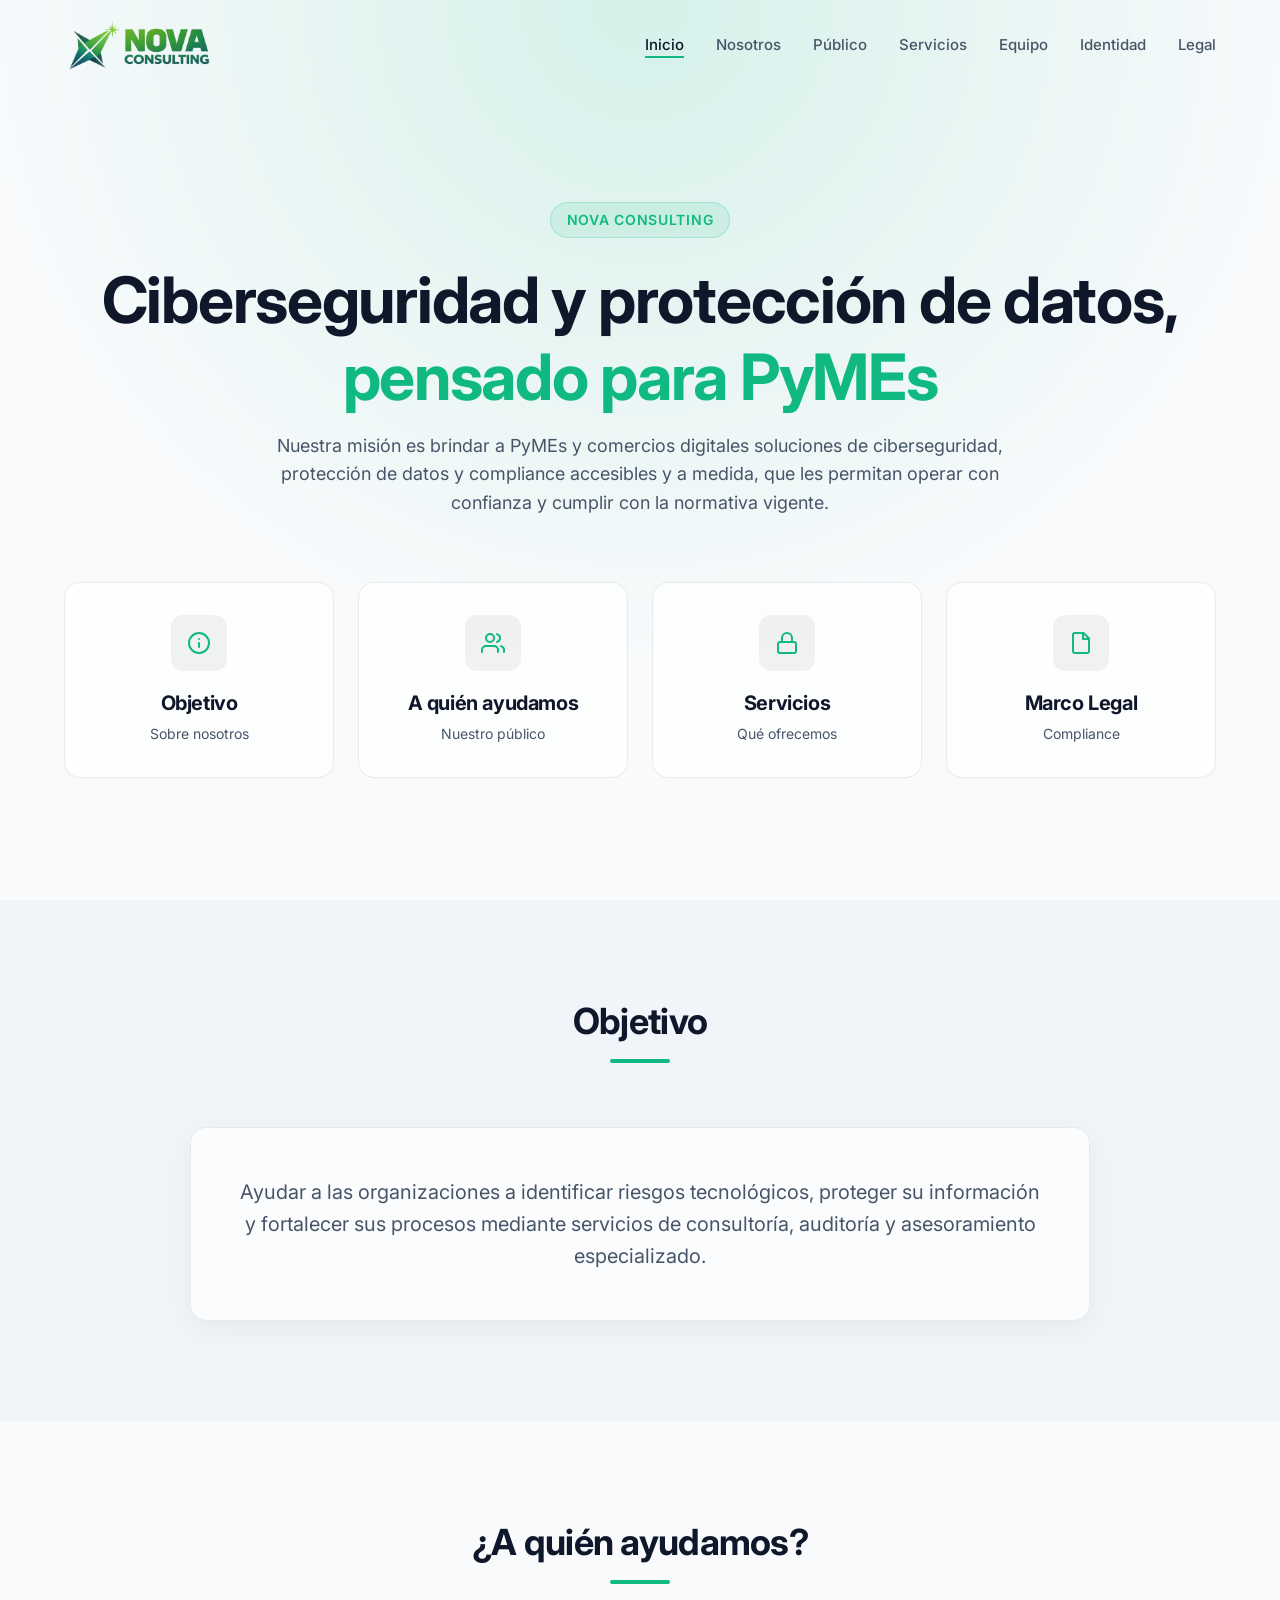
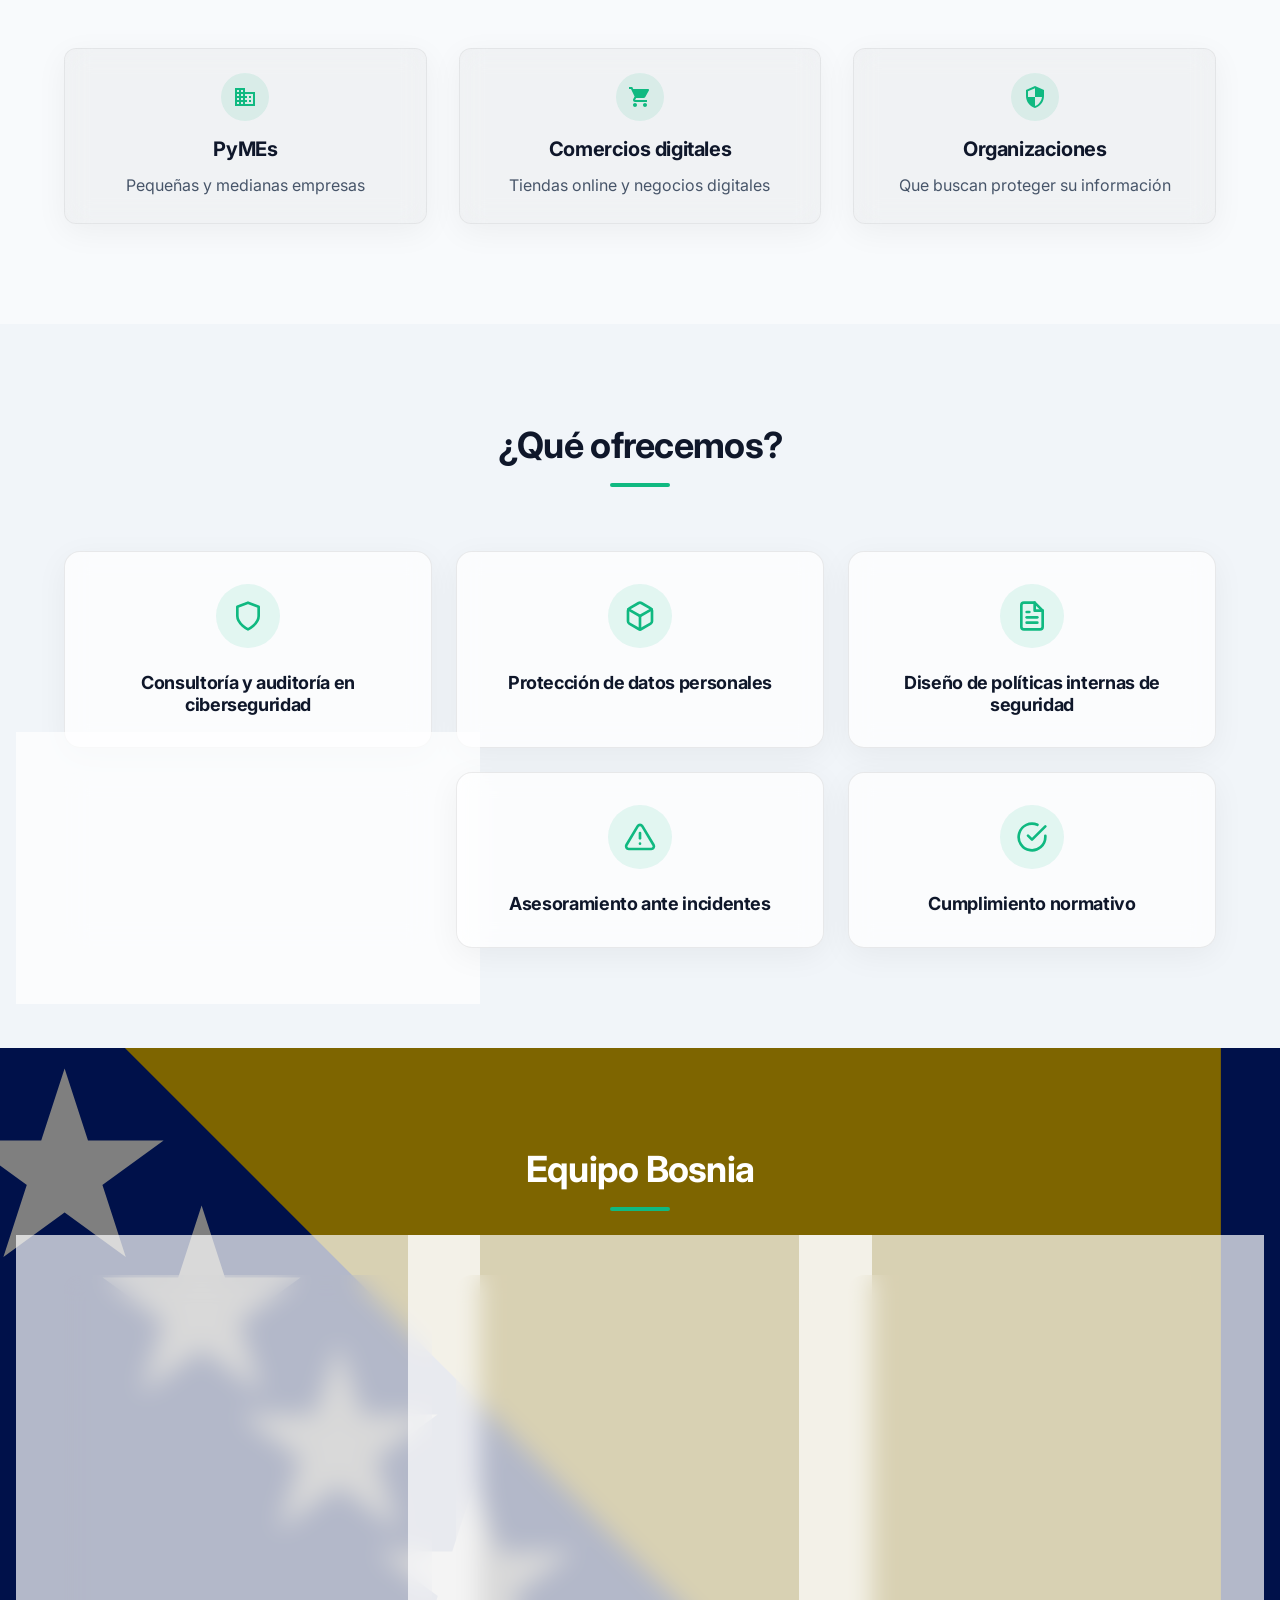
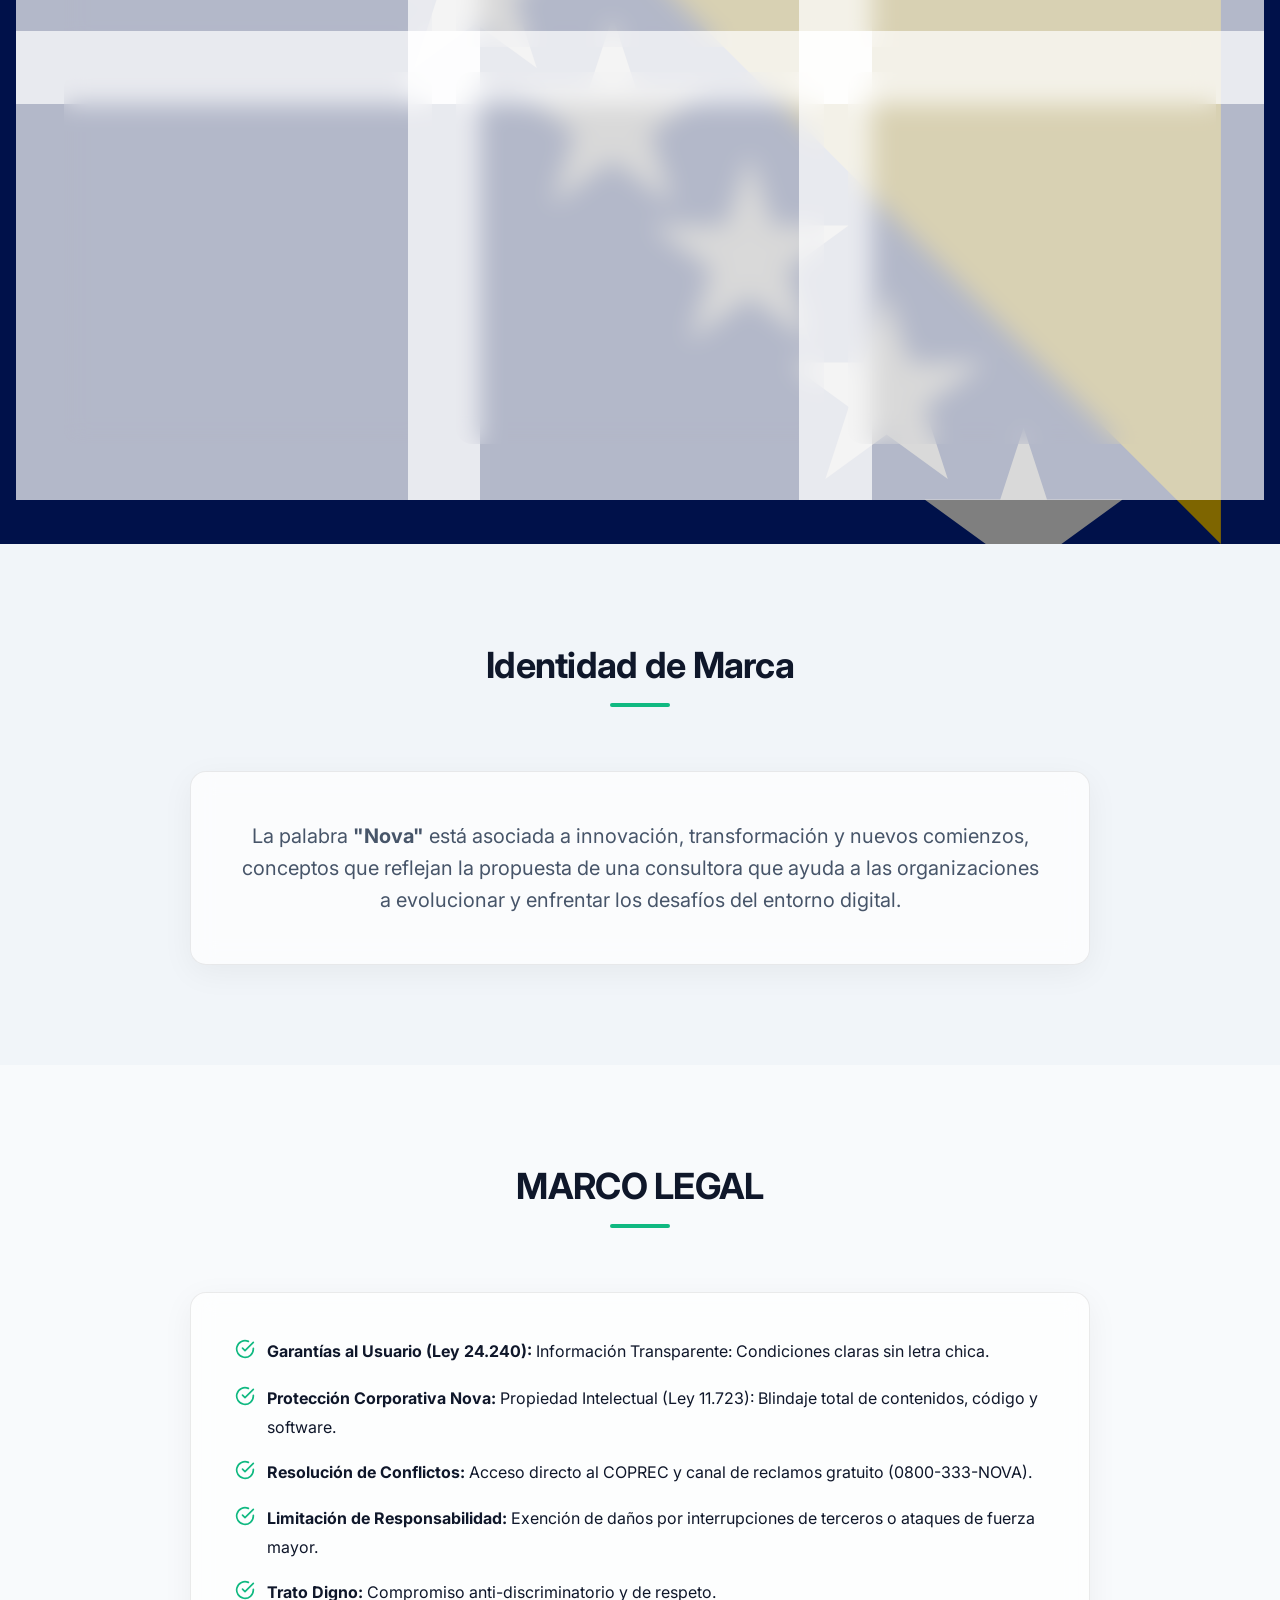
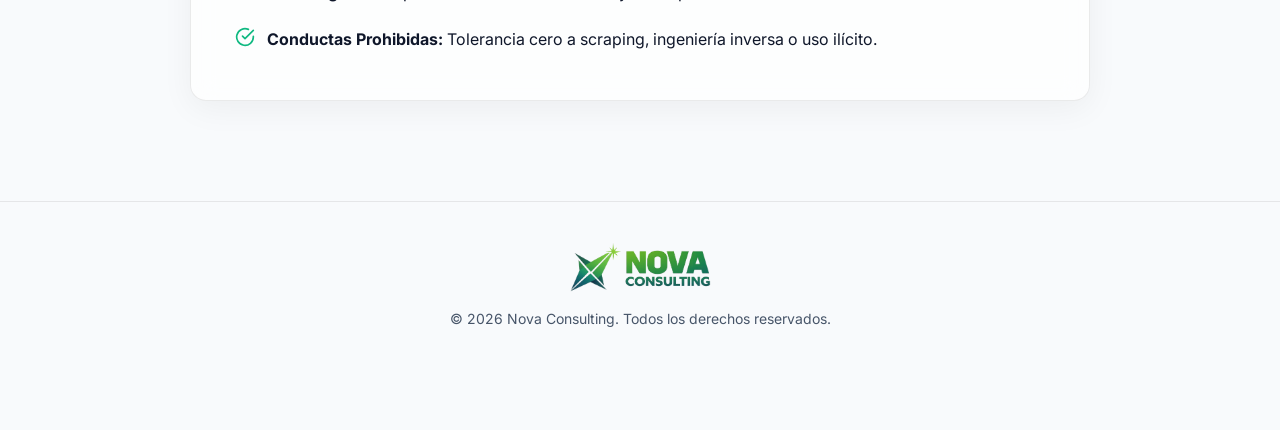
<file: index.html>
<!DOCTYPE html>
<html lang="es">

<head>
    <meta charset="UTF-8">
    <meta name="viewport" content="width=device-width, initial-scale=1.0">
    <title>Nova Consulting</title>
    <meta name="description"
        content="Consultoría en ciberseguridad y protección de datos, pensado para PyMEs y comercios digitales.">
    <link rel="preconnect" href="https://fonts.googleapis.com">
    <link rel="preconnect" href="https://fonts.gstatic.com" crossorigin>
    <link href="https://fonts.googleapis.com/css2?family=Inter:wght@300;400;500;600;700;800&display=swap"
        rel="stylesheet">
    <link rel="icon" type="image/x-icon" href="nova.ico">
    <link rel="stylesheet" href="styles.css">
</head>

<body>
    <!-- Sticky Navbar -->
    <nav class="navbar" id="navbar">
        <div class="nav-container">
            <div class="brand">
                <img src="nova.png" alt="Nova Consulting" class="logo-icon">
            </div>
            <ul class="nav-links">
                <li><a href="#home">Inicio</a></li>
                <li><a href="#nosotros">Nosotros</a></li>
                <li><a href="#publico">Público</a></li>
                <li><a href="#servicios">Servicios</a></li>
                <li><a href="#equipo">Equipo</a></li>
                <li><a href="#identidad">Identidad</a></li>
                <li><a href="#legal">Legal</a></li>
            </ul>
            <div class="mobile-menu-btn" id="mobileMenuBtn">
                <span></span>
                <span></span>
                <span></span>
            </div>
        </div>
    </nav>

    <main>
        <!-- 1. Inicio (Home) -->
        <section id="home" class="hero-section">
            <div class="hero-background"></div>
            <div class="container hero-content">
                <div class="badge">Nova Consulting</div>
                <h1 class="hero-title" style="font-size: clamp(32px, 5vw, 64px);">Ciberseguridad y protección de
                    datos,<br><span class="highlight">pensado para PyMEs</span></h1>
                <p class="hero-description" style="max-width: 800px;">
                    Nuestra misión es brindar a PyMEs y comercios digitales soluciones de ciberseguridad, protección de
                    datos y compliance accesibles y a medida, que les permitan operar con confianza y cumplir con la
                    normativa vigente.
                </p>

                <div class="nav-grid">
                    <a href="#nosotros" class="nav-card">
                        <div class="card-icon">
                            <svg width="24" height="24" viewBox="0 0 24 24" fill="none" stroke="currentColor"
                                stroke-width="2" stroke-linecap="round" stroke-linejoin="round">
                                <circle cx="12" cy="12" r="10" />
                                <path d="M12 16v-4" />
                                <path d="M12 8h.01" />
                            </svg>
                        </div>
                        <h3>Objetivo</h3>
                        <p>Sobre nosotros</p>
                    </a>
                    <a href="#publico" class="nav-card">
                        <div class="card-icon">
                            <svg width="24" height="24" viewBox="0 0 24 24" fill="none" stroke="currentColor"
                                stroke-width="2" stroke-linecap="round" stroke-linejoin="round">
                                <path d="M17 21v-2a4 4 0 0 0-4-4H5a4 4 0 0 0-4 4v2" />
                                <circle cx="9" cy="7" r="4" />
                                <path d="M23 21v-2a4 4 0 0 0-3-3.87" />
                                <path d="M16 3.13a4 4 0 0 1 0 7.75" />
                            </svg>
                        </div>
                        <h3>A quién ayudamos</h3>
                        <p>Nuestro público</p>
                    </a>
                    <a href="#servicios" class="nav-card">
                        <div class="card-icon">
                            <svg width="24" height="24" viewBox="0 0 24 24" fill="none" stroke="currentColor"
                                stroke-width="2" stroke-linecap="round" stroke-linejoin="round">
                                <rect x="3" y="11" width="18" height="11" rx="2" ry="2"></rect>
                                <path d="M7 11V7a5 5 0 0110 0v4"></path>
                            </svg>
                        </div>
                        <h3>Servicios</h3>
                        <p>Qué ofrecemos</p>
                    </a>
                    <a href="#legal" class="nav-card">
                        <div class="card-icon">
                            <svg width="24" height="24" viewBox="0 0 24 24" fill="none" stroke="currentColor"
                                stroke-width="2" stroke-linecap="round" stroke-linejoin="round">
                                <path d="M14.5 2H6a2 2 0 0 0-2 2v16a2 2 0 0 0 2 2h12a2 2 0 0 0 2-2V7.5L14.5 2z" />
                                <polyline points="14 2 14 8 20 8" />
                            </svg>
                        </div>
                        <h3>Marco Legal</h3>
                        <p>Compliance</p>
                    </a>
                </div>
            </div>
        </section>

        <!-- 2. Sobre Nosotros -->
        <section id="nosotros" class="section bg-alt">
            <div class="container">
                <div class="section-header">
                    <h2 class="section-title">Objetivo</h2>
                    <div class="section-line"></div>
                </div>

                <div class="client-content">
                    <div class="client-info glass-panel" style="text-align: center; margin: 0 auto;">
                        <p class="lead-text" style="max-width: 800px; margin: 0 auto;">
                            Ayudar a las organizaciones a identificar riesgos tecnológicos, proteger su información y
                            fortalecer sus procesos mediante servicios de consultoría, auditoría y asesoramiento
                            especializado.
                        </p>
                    </div>
                </div>
            </div>
        </section>

        <!-- 3. Público Objetivo -->
        <section id="publico" class="section">
            <div class="container">
                <div class="section-header">
                    <h2 class="section-title">¿A quién ayudamos?</h2>
                    <div class="section-line"></div>
                </div>

                <div class="mission-vision-grid" style="justify-content: center;">
                    <div class="mv-card glass-panel" style="text-align: center;">
                        <div class="mv-icon" style="margin: 0 auto 16px;">
                            <svg width="24" height="24" viewBox="0 0 24 24" fill="currentColor">
                                <path
                                    d="M12 7V3H2v18h20V7H12zM6 19H4v-2h2v2zm0-4H4v-2h2v2zm0-4H4V9h2v2zm0-4H4V5h2v2zm4 12H8v-2h2v2zm0-4H8v-2h2v2zm0-4H8V9h2v2zm0-4H8V5h2v2zm10 12h-8v-2h2v-2h-2v-2h2v-2h-2V9h8v10zm-2-8h-2v2h2v-2zm0 4h-2v2h2v-2z" />
                            </svg>
                        </div>
                        <h4>PyMEs</h4>
                        <p>Pequeñas y medianas empresas</p>
                    </div>
                    <div class="mv-card glass-panel" style="text-align: center;">
                        <div class="mv-icon" style="margin: 0 auto 16px;">
                            <svg width="24" height="24" viewBox="0 0 24 24" fill="currentColor">
                                <path
                                    d="M7 18c-1.1 0-1.99.9-1.99 2S5.9 22 7 22s2-.9 2-2-.9-2-2-2zM1 2v2h2l3.6 7.59-1.35 2.45c-.16.28-.25.61-.25.96 0 1.1.9 2 2 2h12v-2H7.42c-.14 0-.25-.11-.25-.25l.03-.12.9-1.63h7.45c.75 0 1.41-.41 1.75-1.03l3.58-6.49c.08-.14.12-.31.12-.48 0-.55-.45-1-1-1H5.21l-.94-2H1zm16 16c-1.1 0-1.99.9-1.99 2s.89 2 1.99 2 2-.9 2-2-.9-2-2-2z" />
                            </svg>
                        </div>
                        <h4>Comercios digitales</h4>
                        <p>Tiendas online y negocios digitales</p>
                    </div>
                    <div class="mv-card glass-panel" style="text-align: center;">
                        <div class="mv-icon" style="margin: 0 auto 16px;">
                            <svg width="24" height="24" viewBox="0 0 24 24" fill="currentColor">
                                <path
                                    d="M12 1L3 5v6c0 5.55 3.84 10.74 9 12 5.16-1.26 9-6.45 9-12V5l-9-4zm0 10.99h7c-.53 4.12-3.28 7.79-7 8.94V12H5V6.3l7-3.11v8.8z" />
                            </svg>
                        </div>
                        <h4>Organizaciones</h4>
                        <p>Que buscan proteger su información</p>
                    </div>
                </div>
            </div>
        </section>

        <!-- 4. Servicios -->
        <section id="servicios" class="section bg-alt">
            <div class="container">
                <div class="section-header">
                    <h2 class="section-title">¿Qué ofrecemos?</h2>
                    <div class="section-line"></div>
                </div>

                <div style="display: flex; flex-wrap: wrap; justify-content: center; gap: 24px;">
                    <div class="team-card glass-panel"
                        style="flex: 0 1 calc(33.333% - 16px); min-width: 250px; padding: 32px 24px; box-sizing: border-box;">
                        <div class="mv-icon" style="margin-bottom: 24px; width: 64px; height: 64px;">
                            <svg width="32" height="32" viewBox="0 0 24 24" fill="none" stroke="currentColor"
                                stroke-width="2" stroke-linecap="round" stroke-linejoin="round">
                                <path d="M12 22s8-4 8-10V5l-8-3-8 3v7c0 6 8 10 8 10z" />
                            </svg>
                        </div>
                        <h4 style="font-size: 18px;">Consultoría y auditoría en ciberseguridad</h4>
                    </div>
                    <div class="team-card glass-panel"
                        style="flex: 0 1 calc(33.333% - 16px); min-width: 250px; padding: 32px 24px; box-sizing: border-box;">
                        <div class="mv-icon" style="margin-bottom: 24px; width: 64px; height: 64px;">
                            <svg width="32" height="32" viewBox="0 0 24 24" fill="none" stroke="currentColor"
                                stroke-width="2" stroke-linecap="round" stroke-linejoin="round">
                                <path
                                    d="M21 16V8a2 2 0 0 0-1-1.73l-7-4a2 2 0 0 0-2 0l-7 4A2 2 0 0 0 3 8v8a2 2 0 0 0 1 1.73l7 4a2 2 0 0 0 2 0l7-4A2 2 0 0 0 21 16z">
                                </path>
                                <polyline points="3.27 6.96 12 12.01 20.73 6.96"></polyline>
                                <line x1="12" y1="22.08" x2="12" y2="12"></line>
                            </svg>
                        </div>
                        <h4 style="font-size: 18px;">Protección de datos personales</h4>
                    </div>
                    <div class="team-card glass-panel"
                        style="flex: 0 1 calc(33.333% - 16px); min-width: 250px; padding: 32px 24px; box-sizing: border-box;">
                        <div class="mv-icon" style="margin-bottom: 24px; width: 64px; height: 64px;">
                            <svg width="32" height="32" viewBox="0 0 24 24" fill="none" stroke="currentColor"
                                stroke-width="2" stroke-linecap="round" stroke-linejoin="round">
                                <path d="M14 2H6a2 2 0 0 0-2 2v16a2 2 0 0 0 2 2h12a2 2 0 0 0 2-2V8z"></path>
                                <polyline points="14 2 14 8 20 8"></polyline>
                                <line x1="16" y1="13" x2="8" y2="13"></line>
                                <line x1="16" y1="17" x2="8" y2="17"></line>
                                <polyline points="10 9 9 9 8 9"></polyline>
                            </svg>
                        </div>
                        <h4 style="font-size: 18px;">Diseño de políticas internas de seguridad</h4>
                    </div>
                    <div class="team-card glass-panel"
                        style="flex: 0 1 calc(33.333% - 16px); min-width: 250px; padding: 32px 24px; box-sizing: border-box;">
                        <div class="mv-icon" style="margin-bottom: 24px; width: 64px; height: 64px;">
                            <svg width="32" height="32" viewBox="0 0 24 24" fill="none" stroke="currentColor"
                                stroke-width="2" stroke-linecap="round" stroke-linejoin="round">
                                <path d="M17 21v-2a4 4 0 0 0-4-4H5a4 4 0 0 0-4 4v2"></path>
                                <circle cx="9" cy="7" r="4"></circle>
                                <path d="M23 21v-2a4 4 0 0 0-3-3.87"></path>
                                <path d="M16 3.13a4 4 0 0 1 0 7.75"></path>
                            </svg>
                        </div>
                        <h4 style="font-size: 18px;">Capacitación</h4>
                    </div>
                    <div class="team-card glass-panel"
                        style="flex: 0 1 calc(33.333% - 16px); min-width: 250px; padding: 32px 24px; box-sizing: border-box;">
                        <div class="mv-icon" style="margin-bottom: 24px; width: 64px; height: 64px;">
                            <svg width="32" height="32" viewBox="0 0 24 24" fill="none" stroke="currentColor"
                                stroke-width="2" stroke-linecap="round" stroke-linejoin="round">
                                <path
                                    d="M10.29 3.86L1.82 18a2 2 0 0 0 1.71 3h16.94a2 2 0 0 0 1.71-3L13.71 3.86a2 2 0 0 0-3.42 0z">
                                </path>
                                <line x1="12" y1="9" x2="12" y2="13"></line>
                                <line x1="12" y1="17" x2="12.01" y2="17"></line>
                            </svg>
                        </div>
                        <h4 style="font-size: 18px;">Asesoramiento ante incidentes</h4>
                    </div>
                    <div class="team-card glass-panel"
                        style="flex: 0 1 calc(33.333% - 16px); min-width: 250px; padding: 32px 24px; box-sizing: border-box;">
                        <div class="mv-icon" style="margin-bottom: 24px; width: 64px; height: 64px;">
                            <svg width="32" height="32" viewBox="0 0 24 24" fill="none" stroke="currentColor"
                                stroke-width="2" stroke-linecap="round" stroke-linejoin="round">
                                <path d="M22 11.08V12a10 10 0 1 1-5.93-9.14"></path>
                                <polyline points="22 4 12 14.01 9 11.01"></polyline>
                            </svg>
                        </div>
                        <h4 style="font-size: 18px;">Cumplimiento normativo</h4>
                    </div>
                </div>
            </div>
        </section>

        <!-- 5. Equipo -->
        <section id="equipo" class="section">
            <div class="container">
                <div class="section-header">
                    <h2 class="section-title">Equipo Bosnia</h2>
                    <div class="section-line"></div>
                </div>

                <div style="display: flex; flex-wrap: wrap; justify-content: center; gap: 24px;">
                    <div class="team-card glass-panel"
                        style="flex: 0 1 calc(33.333% - 16px); min-width: 250px; box-sizing: border-box; display: flex; flex-direction: column; align-items: center;">
                        <div class="team-avatar">
                            <img src="camila.jpeg" alt="Camila Mendoza"
                                onerror="this.src='data:image/svg+xml;utf8,<svg xmlns=\'http://www.w3.org/2000/svg\' width=\'120\' height=\'120\' viewBox=\'0 0 24 24\' fill=\'none\' stroke=\'%2310B981\' stroke-width=\'1\' stroke-linecap=\'round\' stroke-linejoin=\'round\'><circle cx=\'12\' cy=\'8\' r=\'5\'/><path d=\'M20 21a8 8 0 1 0-16 0\'/></svg>'">
                        </div>
                        <h3>Camila Mendoza</h3>
                        <p class="role">CEO</p>
                        <a href="https://ar.linkedin.com/in/camila-mendoza-36ab00177" target="_blank" rel="noopener noreferrer" class="linkedin-btn">
                            <svg xmlns="http://www.w3.org/2000/svg" width="16" height="16" viewBox="0 0 24 24" fill="currentColor"><path d="M19 0h-14c-2.761 0-5 2.239-5 5v14c0 2.761 2.239 5 5 5h14c2.762 0 5-2.239 5-5v-14c0-2.761-2.238-5-5-5zm-11 19h-3v-11h3v11zm-1.5-12.268c-.966 0-1.75-.79-1.75-1.764s.784-1.764 1.75-1.764 1.75.79 1.75 1.764-.783 1.764-1.75 1.764zm13.5 12.268h-3v-5.604c0-3.368-4-3.113-4 0v5.604h-3v-11h3v1.765c1.396-2.586 7-2.777 7 2.476v6.759z"/></svg>
                            Perfil de LinkedIn
                        </a>
                    </div>
                    <div class="team-card glass-panel"
                        style="flex: 0 1 calc(33.333% - 16px); min-width: 250px; box-sizing: border-box; display: flex; flex-direction: column; align-items: center;">
                        <div class="team-avatar">
                            <img src="gonzalo.jpeg" alt="Gonzalo Perez"
                                onerror="this.src='data:image/svg+xml;utf8,<svg xmlns=\'http://www.w3.org/2000/svg\' width=\'120\' height=\'120\' viewBox=\'0 0 24 24\' fill=\'none\' stroke=\'%2310B981\' stroke-width=\'1\' stroke-linecap=\'round\' stroke-linejoin=\'round\'><circle cx=\'12\' cy=\'8\' r=\'5\'/><path d=\'M20 21a8 8 0 1 0-16 0\'/></svg>'">
                        </div>
                        <h3>Gonzalo Perez</h3>
                        <p class="role">Naming Manager</p>
                        <a href="https://www.linkedin.com/in/gonzalo-h-perez/" target="_blank" rel="noopener noreferrer" class="linkedin-btn">
                            <svg xmlns="http://www.w3.org/2000/svg" width="16" height="16" viewBox="0 0 24 24" fill="currentColor"><path d="M19 0h-14c-2.761 0-5 2.239-5 5v14c0 2.761 2.239 5 5 5h14c2.762 0 5-2.239 5-5v-14c0-2.761-2.238-5-5-5zm-11 19h-3v-11h3v11zm-1.5-12.268c-.966 0-1.75-.79-1.75-1.764s.784-1.764 1.75-1.764 1.75.79 1.75 1.764-.783 1.764-1.75 1.764zm13.5 12.268h-3v-5.604c0-3.368-4-3.113-4 0v5.604h-3v-11h3v1.765c1.396-2.586 7-2.777 7 2.476v6.759z"/></svg>
                            Perfil de LinkedIn
                        </a>
                    </div>
                    <div class="team-card glass-panel"
                        style="flex: 0 1 calc(33.333% - 16px); min-width: 250px; box-sizing: border-box; display: flex; flex-direction: column; align-items: center;">
                        <div class="team-avatar">
                            <img src="facundo.png" alt="Facundo Sacca"
                                onerror="this.src='data:image/svg+xml;utf8,<svg xmlns=\'http://www.w3.org/2000/svg\' width=\'120\' height=\'120\' viewBox=\'0 0 24 24\' fill=\'none\' stroke=\'%2310B981\' stroke-width=\'1\' stroke-linecap=\'round\' stroke-linejoin=\'round\'><circle cx=\'12\' cy=\'8\' r=\'5\'/><path d=\'M20 21a8 8 0 1 0-16 0\'/></svg>'">
                        </div>
                        <h3>Facundo Sacca</h3>
                        <p class="role">CTO y Web Designer</p>
                        <a href="https://www.linkedin.com/in/facundo-sacca/" target="_blank" rel="noopener noreferrer" class="linkedin-btn">
                            <svg xmlns="http://www.w3.org/2000/svg" width="16" height="16" viewBox="0 0 24 24" fill="currentColor"><path d="M19 0h-14c-2.761 0-5 2.239-5 5v14c0 2.761 2.239 5 5 5h14c2.762 0 5-2.239 5-5v-14c0-2.761-2.238-5-5-5zm-11 19h-3v-11h3v11zm-1.5-12.268c-.966 0-1.75-.79-1.75-1.764s.784-1.764 1.75-1.764 1.75.79 1.75 1.764-.783 1.764-1.75 1.764zm13.5 12.268h-3v-5.604c0-3.368-4-3.113-4 0v5.604h-3v-11h3v1.765c1.396-2.586 7-2.777 7 2.476v6.759z"/></svg>
                            Perfil de LinkedIn
                        </a>
                    </div>
                    <div class="team-card glass-panel"
                        style="flex: 0 1 calc(33.333% - 16px); min-width: 250px; box-sizing: border-box; display: flex; flex-direction: column; align-items: center;">
                        <div class="team-avatar">
                            <img src="esteban.jpeg" alt="Esteban De Nardo"
                                onerror="this.src='data:image/svg+xml;utf8,<svg xmlns=\'http://www.w3.org/2000/svg\' width=\'120\' height=\'120\' viewBox=\'0 0 24 24\' fill=\'none\' stroke=\'%2310B981\' stroke-width=\'1\' stroke-linecap=\'round\' stroke-linejoin=\'round\'><circle cx=\'12\' cy=\'8\' r=\'5\'/><path d=\'M20 21a8 8 0 1 0-16 0\'/></svg>'">
                        </div>
                        <h3>Esteban De Nardo</h3>
                        <p class="role">Analista Canvas</p>
                        <a href="https://www.linkedin.com/in/esteban-de-nardo" target="_blank" rel="noopener noreferrer" class="linkedin-btn">
                            <svg xmlns="http://www.w3.org/2000/svg" width="16" height="16" viewBox="0 0 24 24" fill="currentColor"><path d="M19 0h-14c-2.761 0-5 2.239-5 5v14c0 2.761 2.239 5 5 5h14c2.762 0 5-2.239 5-5v-14c0-2.761-2.238-5-5-5zm-11 19h-3v-11h3v11zm-1.5-12.268c-.966 0-1.75-.79-1.75-1.764s.784-1.764 1.75-1.764 1.75.79 1.75 1.764-.783 1.764-1.75 1.764zm13.5 12.268h-3v-5.604c0-3.368-4-3.113-4 0v5.604h-3v-11h3v1.765c1.396-2.586 7-2.777 7 2.476v6.759z"/></svg>
                            Perfil de LinkedIn
                        </a>
                    </div>
                    <div class="team-card glass-panel"
                        style="flex: 0 1 calc(33.333% - 16px); min-width: 250px; box-sizing: border-box; display: flex; flex-direction: column; align-items: center;">
                        <div class="team-avatar">
                            <img src="matei.jpeg" alt="Matei Kavcic"
                                onerror="this.src='data:image/svg+xml;utf8,<svg xmlns=\'http://www.w3.org/2000/svg\' width=\'120\' height=\'120\' viewBox=\'0 0 24 24\' fill=\'none\' stroke=\'%2310B981\' stroke-width=\'1\' stroke-linecap=\'round\' stroke-linejoin=\'round\'><circle cx=\'12\' cy=\'8\' r=\'5\'/><path d=\'M20 21a8 8 0 1 0-16 0\'/></svg>'">
                        </div>
                        <h3>Matei Kavcic</h3>
                        <p class="role">Abogado</p>
                        <a href="https://www.linkedin.com/in/matei-alexander-kavcic-5135073a7" target="_blank" rel="noopener noreferrer" class="linkedin-btn">
                            <svg xmlns="http://www.w3.org/2000/svg" width="16" height="16" viewBox="0 0 24 24" fill="currentColor"><path d="M19 0h-14c-2.761 0-5 2.239-5 5v14c0 2.761 2.239 5 5 5h14c2.762 0 5-2.239 5-5v-14c0-2.761-2.238-5-5-5zm-11 19h-3v-11h3v11zm-1.5-12.268c-.966 0-1.75-.79-1.75-1.764s.784-1.764 1.75-1.764 1.75.79 1.75 1.764-.783 1.764-1.75 1.764zm13.5 12.268h-3v-5.604c0-3.368-4-3.113-4 0v5.604h-3v-11h3v1.765c1.396-2.586 7-2.777 7 2.476v6.759z"/></svg>
                            Perfil de LinkedIn
                        </a>
                    </div>
                    <div class="team-card glass-panel"
                        style="flex: 0 1 calc(33.333% - 16px); min-width: 250px; box-sizing: border-box; display: flex; flex-direction: column; align-items: center;">
                        <div class="team-avatar">
                            <img src="pablo.jpeg" alt="Pablo Li"
                                onerror="this.src='data:image/svg+xml;utf8,<svg xmlns=\'http://www.w3.org/2000/svg\' width=\'120\' height=\'120\' viewBox=\'0 0 24 24\' fill=\'none\' stroke=\'%2310B981\' stroke-width=\'1\' stroke-linecap=\'round\' stroke-linejoin=\'round\'><circle cx=\'12\' cy=\'8\' r=\'5\'/><path d=\'M20 21a8 8 0 1 0-16 0\'/></svg>'">
                        </div>
                        <h3>Pablo Li</h3>
                        <p class="role">Copywriter / AI Prompts</p>
                        <a href="https://www.linkedin.com/in/pablo-li/" target="_blank" rel="noopener noreferrer" class="linkedin-btn">
                            <svg xmlns="http://www.w3.org/2000/svg" width="16" height="16" viewBox="0 0 24 24" fill="currentColor"><path d="M19 0h-14c-2.761 0-5 2.239-5 5v14c0 2.761 2.239 5 5 5h14c2.762 0 5-2.239 5-5v-14c0-2.761-2.238-5-5-5zm-11 19h-3v-11h3v11zm-1.5-12.268c-.966 0-1.75-.79-1.75-1.764s.784-1.764 1.75-1.764 1.75.79 1.75 1.764-.783 1.764-1.75 1.764zm13.5 12.268h-3v-5.604c0-3.368-4-3.113-4 0v5.604h-3v-11h3v1.765c1.396-2.586 7-2.777 7 2.476v6.759z"/></svg>
                            Perfil de LinkedIn
                        </a>
                    </div>
                </div>
            </div>
        </section>

        <!-- 6. Identidad -->
        <section id="identidad" class="section bg-alt">
            <div class="container">
                <div class="section-header">
                    <h2 class="section-title">Identidad de Marca</h2>
                    <div class="section-line"></div>
                </div>

                <div class="client-content">
                    <div class="client-info glass-panel" style="text-align: center; margin: 0 auto;">
                        <p class="lead-text" style="max-width: 800px; margin: 0 auto;">
                            La palabra <strong>"Nova"</strong> está asociada a innovación, transformación y nuevos
                            comienzos, conceptos que reflejan la propuesta de una consultora que ayuda a las
                            organizaciones a evolucionar y enfrentar los desafíos del entorno digital.
                        </p>
                    </div>
                </div>
            </div>
        </section>

        <!-- 7. Legal y Compliance -->
        <section id="legal" class="section">
            <div class="container">
                <div class="section-header">
                    <h2 class="section-title">MARCO LEGAL</h2>
                    <div class="section-line"></div>
                </div>

                <div class="deliverables-container glass-panel" style="max-width: 900px; margin: 0 auto;">
                    <ul style="list-style-type: none; padding: 20px; font-size: 16px; line-height: 1.8;">
                        <li style="margin-bottom: 16px; display: flex; align-items: flex-start;">
                            <div style="color: var(--primary-color); margin-right: 12px; margin-top: 2px;">
                                <svg width="20" height="20" viewBox="0 0 24 24" fill="none" stroke="currentColor"
                                    stroke-width="2" stroke-linecap="round" stroke-linejoin="round">
                                    <path d="M22 11.08V12a10 10 0 1 1-5.93-9.14"></path>
                                    <polyline points="22 4 12 14.01 9 11.01"></polyline>
                                </svg>
                            </div>
                            <div><strong>Garantías al Usuario (Ley 24.240):</strong> Información Transparente:
                                Condiciones claras sin letra chica.</div>
                        </li>
                        <li style="margin-bottom: 16px; display: flex; align-items: flex-start;">
                            <div style="color: var(--primary-color); margin-right: 12px; margin-top: 2px;">
                                <svg width="20" height="20" viewBox="0 0 24 24" fill="none" stroke="currentColor"
                                    stroke-width="2" stroke-linecap="round" stroke-linejoin="round">
                                    <path d="M22 11.08V12a10 10 0 1 1-5.93-9.14"></path>
                                    <polyline points="22 4 12 14.01 9 11.01"></polyline>
                                </svg>
                            </div>
                            <div><strong>Protección Corporativa Nova:</strong> Propiedad Intelectual (Ley 11.723):
                                Blindaje total de contenidos, código y software.</div>
                        </li>
                        <li style="margin-bottom: 16px; display: flex; align-items: flex-start;">
                            <div style="color: var(--primary-color); margin-right: 12px; margin-top: 2px;">
                                <svg width="20" height="20" viewBox="0 0 24 24" fill="none" stroke="currentColor"
                                    stroke-width="2" stroke-linecap="round" stroke-linejoin="round">
                                    <path d="M22 11.08V12a10 10 0 1 1-5.93-9.14"></path>
                                    <polyline points="22 4 12 14.01 9 11.01"></polyline>
                                </svg>
                            </div>
                            <div><strong>Resolución de Conflictos:</strong> Acceso directo al COPREC y canal de reclamos
                                gratuito (0800-333-NOVA).</div>
                        </li>
                        <li style="margin-bottom: 16px; display: flex; align-items: flex-start;">
                            <div style="color: var(--primary-color); margin-right: 12px; margin-top: 2px;">
                                <svg width="20" height="20" viewBox="0 0 24 24" fill="none" stroke="currentColor"
                                    stroke-width="2" stroke-linecap="round" stroke-linejoin="round">
                                    <path d="M22 11.08V12a10 10 0 1 1-5.93-9.14"></path>
                                    <polyline points="22 4 12 14.01 9 11.01"></polyline>
                                </svg>
                            </div>
                            <div><strong>Limitación de Responsabilidad:</strong> Exención de daños por interrupciones de
                                terceros o ataques de fuerza mayor.</div>
                        </li>
                        <li style="margin-bottom: 16px; display: flex; align-items: flex-start;">
                            <div style="color: var(--primary-color); margin-right: 12px; margin-top: 2px;">
                                <svg width="20" height="20" viewBox="0 0 24 24" fill="none" stroke="currentColor"
                                    stroke-width="2" stroke-linecap="round" stroke-linejoin="round">
                                    <path d="M22 11.08V12a10 10 0 1 1-5.93-9.14"></path>
                                    <polyline points="22 4 12 14.01 9 11.01"></polyline>
                                </svg>
                            </div>
                            <div><strong>Trato Digno:</strong> Compromiso anti-discriminatorio y de respeto.</div>
                        </li>
                        <li style="display: flex; align-items: flex-start;">
                            <div style="color: var(--primary-color); margin-right: 12px; margin-top: 2px;">
                                <svg width="20" height="20" viewBox="0 0 24 24" fill="none" stroke="currentColor"
                                    stroke-width="2" stroke-linecap="round" stroke-linejoin="round">
                                    <path d="M22 11.08V12a10 10 0 1 1-5.93-9.14"></path>
                                    <polyline points="22 4 12 14.01 9 11.01"></polyline>
                                </svg>
                            </div>
                            <div><strong>Conductas Prohibidas:</strong> Tolerancia cero a scraping, ingeniería inversa o
                                uso ilícito.</div>
                        </li>
                    </ul>
                </div>
            </div>
        </section>
    </main>

    <footer>
        <div class="container footer-content">
            <div class="footer-brand">
                <img src="nova.png" alt="Nova Consulting" class="logo-icon small">
            </div>
            <p>&copy; 2026 Nova Consulting. Todos los derechos reservados.</p>
        </div>
    </footer>

    <script src="script.js"></script>
</body>

</html>
</file>
<file: styles.css>
:root {
    --primary-color: #10B981;
    /* Verde esmeralda profesional */
    --primary-hover: #059669;
    --primary-glow: rgba(16, 185, 129, 0.3);

    --bg-light: #f8fafc;
    /* Fondo principal oscuro */
    --bg-light-alt: #f1f5f9;
    /* Fondo secundario más oscuro */

    --text-main: #0f172a;
    /* Blanco hueso para texto principal */
    --text-muted: #475569;
    /* Gris claro para subtítulos y descripciones */

    --glass-bg: rgba(255, 255, 255, 0.7);
    --glass-border: rgba(0, 0, 0, 0.08);
    --glass-shadow: 0 8px 32px 0 rgba(0, 0, 0, 0.05);

    --transition-fast: 0.2s ease;
    --transition-normal: 0.3s cubic-bezier(0.4, 0, 0.2, 1);
    --transition-slow: 0.5s cubic-bezier(0.4, 0, 0.2, 1);
}

* {
    margin: 0;
    padding: 0;
    box-sizing: border-box;
    scroll-behavior: smooth;
}

body {
    font-family: 'Inter', -apple-system, BlinkMacSystemFont, 'Segoe UI', Roboto, Helvetica, Arial, sans-serif;
    background-color: var(--bg-light);
    color: var(--text-main);
    line-height: 1.6;
    overflow-x: hidden;
}

/* Typography */
h1,
h2,
h3,
h4,
h5,
h6 {
    font-weight: 700;
    line-height: 1.2;
    letter-spacing: -0.02em;
}

.highlight {
    color: var(--primary-color);
}

.container {
    max-width: 1200px;
    width: 100%;
    margin: 0 auto;
    padding: 0 24px;
}

/* Glassmorphism utility */
.glass-panel {
    background: var(--glass-bg);
    backdrop-filter: blur(12px);
    -webkit-backdrop-filter: blur(12px);
    border: 1px solid var(--glass-border);
    box-shadow: var(--glass-shadow);
    border-radius: 16px;
}

/* Navigation */
.navbar {
    position: fixed;
    top: 0;
    left: 0;
    width: 100%;
    z-index: 1000;
    padding: 20px 0;
    transition: var(--transition-normal);
}

.navbar.scrolled {
    padding: 12px 0;
    background: rgba(255, 255, 255, 0.9);
    backdrop-filter: blur(16px);
    -webkit-backdrop-filter: blur(16px);
    border-bottom: 1px solid var(--glass-border);
    box-shadow: 0 4px 30px rgba(0, 0, 0, 0.1);
}

.nav-container {
    max-width: 1200px;
    margin: 0 auto;
    padding: 0 24px;
    display: flex;
    justify-content: space-between;
    align-items: center;
}

.brand {
    display: flex;
    align-items: center;
    gap: 12px;
}

.logo-icon {
    width: 150px;
    height: 50px;
    border-radius: 8px;
    display: flex;
    align-items: center;
    justify-content: center;
    font-weight: 800;
    font-size: 16px;
    object-fit: contain;
}

.logo-icon.small {
    width: 150px;
    height: 50px;
}

.brand-text {
    font-weight: 700;
    font-size: 20px;
    letter-spacing: -0.02em;
}

.nav-links {
    display: flex;
    gap: 32px;
    list-style: none;
}

.nav-links a {
    color: var(--text-muted);
    text-decoration: none;
    font-weight: 500;
    font-size: 15px;
    transition: var(--transition-fast);
    position: relative;
}

.nav-links a:hover,
.nav-links a.active {
    color: var(--text-main);
}

.nav-links a::after {
    content: '';
    position: absolute;
    bottom: -4px;
    left: 0;
    width: 0;
    height: 2px;
    background-color: var(--primary-color);
    transition: var(--transition-normal);
}

.nav-links a:hover::after,
.nav-links a.active::after {
    width: 100%;
}

.mobile-menu-btn {
    display: none;
    cursor: pointer;
    flex-direction: column;
    gap: 6px;
}

.mobile-menu-btn span {
    display: block;
    width: 24px;
    height: 2px;
    background-color: var(--text-main);
    transition: var(--transition-normal);
}

/* Sections */
.section {
    padding: 100px 0;
    position: relative;
}

.bg-alt {
    background-color: var(--bg-light-alt);
}

.section-header {
    text-align: center;
    margin-bottom: 64px;
}

.section-title {
    font-size: 36px;
    margin-bottom: 16px;
}

.section-line {
    width: 60px;
    height: 4px;
    background: var(--primary-color);
    margin: 0 auto 24px;
    border-radius: 2px;
}

.section-subtitle {
    color: var(--text-muted);
    font-size: 18px;
    max-width: 600px;
    margin: 0 auto;
}

/* 1. Hero / Inicio */
.hero-section {
    min-height: 100vh;
    display: flex;
    align-items: center;
    padding-top: 80px;
    position: relative;
    overflow: hidden;
}

.hero-background {
    position: absolute;
    top: 0;
    left: 0;
    width: 100%;
    height: 100%;
    background: radial-gradient(circle at 50% 0%, rgba(16, 185, 129, 0.15) 0%, rgba(255, 255, 255, 0) 60%);
    z-index: -1;
}

.hero-content {
    text-align: center;
    animation: fadeInUp 1s ease-out;
}

.badge {
    display: inline-block;
    padding: 6px 16px;
    background: rgba(16, 185, 129, 0.1);
    color: var(--primary-color);
    border: 1px solid rgba(16, 185, 129, 0.2);
    border-radius: 30px;
    font-size: 14px;
    font-weight: 600;
    margin-bottom: 24px;
    text-transform: uppercase;
    letter-spacing: 0.05em;
}

.hero-title {
    font-size: clamp(40px, 6vw, 72px);
    margin-bottom: 16px;
}

.hero-subtitle {
    font-size: 24px;
    color: var(--text-muted);
    margin-bottom: 32px;
}

.hero-description {
    max-width: 700px;
    margin: 0 auto 64px;
    color: var(--text-muted);
    font-size: 18px;
}

.nav-grid {
    display: grid;
    grid-template-columns: repeat(auto-fit, minmax(220px, 1fr));
    gap: 24px;
    max-width: 1200px;
    margin: 0 auto;
}

.nav-card {
    background: var(--glass-bg);
    border: 1px solid var(--glass-border);
    border-radius: 16px;
    padding: 32px 24px;
    text-decoration: none;
    color: var(--text-main);
    transition: var(--transition-normal);
    position: relative;
    overflow: hidden;
    display: flex;
    flex-direction: column;
    align-items: center;
    text-align: center;
}

.nav-card::before {
    content: '';
    position: absolute;
    top: 0;
    left: 0;
    width: 100%;
    height: 100%;
    background: linear-gradient(180deg, rgba(0, 0, 0, 0.05) 0%, rgba(255, 255, 255, 0) 100%);
    opacity: 0;
    transition: var(--transition-normal);
}

.nav-card:hover {
    transform: translateY(-8px);
    box-shadow: 0 20px 40px rgba(0, 0, 0, 0.4);
    border-color: rgba(16, 185, 129, 0.3);
}

.nav-card:hover::before {
    opacity: 1;
}

.card-icon {
    width: 56px;
    height: 56px;
    background: rgba(0, 0, 0, 0.05);
    border-radius: 12px;
    display: flex;
    align-items: center;
    justify-content: center;
    margin-bottom: 20px;
    color: var(--primary-color);
    transition: var(--transition-normal);
}

.nav-card:hover .card-icon {
    background: var(--primary-color);
    color: white;
    transform: scale(1.1);
}

.nav-card h3 {
    font-size: 20px;
    margin-bottom: 8px;
}

.nav-card p {
    color: var(--text-muted);
    font-size: 14px;
}

.highlight-card {
    border-color: rgba(16, 185, 129, 0.4);
    background: linear-gradient(to bottom, rgba(255, 255, 255, 0.7), rgba(16, 185, 129, 0.05));
}

/* 2. Sobre el Cliente */
#cliente {
    background-image: url('fullbasics-bg.jpeg');
    background-size: cover;
    background-position: center;
    position: relative;
}

#cliente::before {
    content: '';
    position: absolute;
    inset: 0;
    background: rgba(0, 0, 0, 0.2);
    /* var(--bg-light) with opacity */
    z-index: 0;
}

#cliente .section-title {
    color: white;
}

#cliente .container {
    position: relative;
    z-index: 1;
}

.client-logo {
    height: 130px;
    width: auto;
    border-radius: 8px;
    margin-bottom: 24px;
    object-fit: contain;
}

.client-info {
    padding: 48px;
    max-width: 900px;
    margin: 0 auto;
}

#cliente .client-info {
    background-color: #ffffff;
}

.glass-title {
    font-size: 32px;
    margin-bottom: 16px;
    color: var(--text-main);
}

.lead-text {
    font-size: 20px;
    color: var(--text-muted);
    margin-bottom: 48px;
}

.mission-vision-grid {
    display: grid;
    grid-template-columns: repeat(auto-fit, minmax(200px, 1fr));
    gap: 32px;
}

.mv-card {
    padding: 24px;
    background: rgba(0, 0, 0, 0.03);
    border-radius: 12px;
    border: 1px solid rgba(0, 0, 0, 0.05);
}

.mv-icon {
    width: 48px;
    height: 48px;
    background: rgba(16, 185, 129, 0.1);
    color: var(--primary-color);
    border-radius: 50%;
    display: flex;
    align-items: center;
    justify-content: center;
    margin-bottom: 16px;
}

.mv-card h4 {
    font-size: 20px;
    margin-bottom: 12px;
}

.mv-card p {
    color: var(--text-muted);
}

/* 3. Solución */
.solution-grid {
    display: grid;
    grid-template-columns: 1fr 1fr;
    gap: 32px;
}

.solution-card {
    padding: 48px;
}

.main-goal {
    display: flex;
    flex-direction: column;
    justify-content: center;
}

.solution-icon {
    width: 64px;
    height: 64px;
    background: var(--primary-color);
    color: white;
    border-radius: 16px;
    display: flex;
    align-items: center;
    justify-content: center;
    margin-bottom: 24px;
    box-shadow: 0 10px 25px var(--primary-glow);
}

.main-goal h3 {
    font-size: 28px;
    margin-bottom: 16px;
}

.main-goal p {
    font-size: 18px;
    color: var(--text-muted);
}

.scenario {
    position: relative;
    background: linear-gradient(135deg, rgba(255, 255, 255, 0.8), rgba(241, 245, 249, 0.9));
}

.scenario-badge {
    position: absolute;
    top: 24px;
    right: 24px;
    background: var(--primary-color);
    color: white;
    padding: 4px 12px;
    border-radius: 20px;
    font-size: 12px;
    font-weight: 700;
    text-transform: uppercase;
}

.scenario h3 {
    font-size: 24px;
    margin-bottom: 32px;
    margin-top: 16px;
    color: var(--primary-color);
}

.scenario-visual {
    display: flex;
    flex-direction: column;
    gap: 16px;
}

.step {
    display: flex;
    align-items: center;
    gap: 16px;
    background: rgba(0, 0, 0, 0.03);
    padding: 16px;
    border-radius: 12px;
    border: 1px solid rgba(0, 0, 0, 0.05);
}

.step-circle {
    width: 32px;
    height: 32px;
    background: rgba(16, 185, 129, 0.2);
    color: var(--primary-color);
    border-radius: 50%;
    display: flex;
    align-items: center;
    justify-content: center;
    font-weight: 700;
    border: 1px solid rgba(16, 185, 129, 0.4);
}

.step span {
    font-weight: 500;
    font-size: 16px;
}

.step-connector {
    width: 2px;
    height: 24px;
    background: rgba(0, 0, 0, 0.1);
    margin-left: 32px;
}

/* Market Analysis Infographic */
.market-analysis {
    padding: 32px 24px;
    margin-bottom: 48px;
    background: rgba(0, 0, 0, 0.02);
}

.ma-header {
    text-align: center;
    margin-bottom: 56px;
}

.ma-title {
    font-size: 28px;
    font-weight: 800;
    text-transform: uppercase;
    letter-spacing: 1px;
    color: var(--text-main);
}

.ma-body {
    display: flex;
    gap: 32px;
    flex-wrap: wrap;
}

.ma-left {
    flex: 2;
    background: rgba(0, 0, 0, 0.03);
    border-radius: 16px;
    padding: 32px;
    position: relative;
    border: 1px solid rgba(0, 0, 0, 0.05);
}

.ma-right {
    flex: 1;
    background: rgba(0, 0, 0, 0.03);
    border-radius: 16px;
    padding: 32px;
    position: relative;
    border: 1px solid rgba(0, 0, 0, 0.05);
    display: flex;
    flex-direction: column;
    justify-content: center;
}

.ma-badge {
    position: absolute;
    top: -20px;
    left: 50%;
    transform: translateX(-50%);
    background: var(--primary-color);
    color: white;
    padding: 8px 24px;
    border-radius: 30px;
    font-weight: 800;
    font-size: 18px;
    box-shadow: 0 4px 15px rgba(16, 185, 129, 0.3);
    white-space: nowrap;
}

.ma-steps {
    display: grid;
    grid-template-columns: repeat(auto-fit, minmax(130px, 1fr));
    gap: 24px;
    margin-top: 16px;
}

.ma-step {
    text-align: center;
}

.ma-icon {
    margin: 0 auto 16px;
    width: 64px;
    height: 64px;
    display: flex;
    align-items: center;
    justify-content: center;
}

.ma-step h4 {
    font-size: 15px;
    margin-bottom: 8px;
    text-transform: uppercase;
    font-weight: 700;
}

.ma-step p {
    font-size: 13px;
    color: var(--text-muted);
}

.ma-results {
    text-align: center;
    margin-top: 24px;
}

.ma-results p {
    font-size: 16px;
    font-weight: 600;
    margin-bottom: 16px;
    padding: 16px;
    background: rgba(0, 0, 0, 0.05);
    border-radius: 12px;
}

@media (max-width: 992px) {
    .ma-body {
        flex-direction: column;
    }
}

/* 4. Entregables */
.deliverables-container {
    padding: 24px;
    overflow: hidden;
}

.table-responsive {
    overflow-x: auto;
}

.deliverables-table {
    width: 100%;
    border-collapse: collapse;
    text-align: left;
}

.deliverables-table th,
.deliverables-table td {
    padding: 20px;
    border-bottom: 1px solid rgba(0, 0, 0, 0.05);
}

.deliverables-table th {
    font-weight: 600;
    color: var(--text-muted);
    text-transform: uppercase;
    font-size: 13px;
    letter-spacing: 0.05em;
}

.deliverables-table tr:last-child td {
    border-bottom: none;
}

.deliverables-table tr {
    transition: var(--transition-fast);
}

.deliverables-table tbody tr:hover {
    background: rgba(0, 0, 0, 0.02);
}

.doc-name {
    display: flex;
    align-items: center;
    gap: 12px;
    font-weight: 600;
    font-size: 16px;
}

.doc-icon {
    color: var(--text-muted);
    flex-shrink: 0;
    min-width: 20px;
}

.tag {
    display: inline-block;
    padding: 4px 10px;
    border-radius: 6px;
    font-size: 12px;
    font-weight: 600;
}

.tag-pdf {
    background: rgba(239, 68, 68, 0.1);
    color: #ef4444;
    border: 1px solid rgba(239, 68, 68, 0.2);
}

.tag-sheet {
    background: rgba(16, 185, 129, 0.1);
    color: #10b981;
    border: 1px solid rgba(16, 185, 129, 0.2);
}

.tag-doc {
    background: rgba(59, 130, 246, 0.1);
    color: #3b82f6;
    border: 1px solid rgba(59, 130, 246, 0.2);
}

.tag-slide {
    background: rgba(139, 92, 246, 0.1);
    color: #8b5cf6;
    border: 1px solid rgba(139, 92, 246, 0.2);
}

.tag-video {
    background: rgba(245, 158, 11, 0.1);
    color: #f59e0b;
    border: 1px solid rgba(245, 158, 11, 0.2);
}

.btn-download {
    background: var(--primary-color);
    color: white;
    border: none;
    padding: 7px 14px;
    border-radius: 8px;
    font-weight: 600;
    font-size: 14px;
    cursor: pointer;
    transition: var(--transition-fast);
    font-family: inherit;
    width: 100%;
    display: block;
    text-align: center;
    text-decoration: none;
    box-sizing: border-box;
}

.btn-download:hover {
    background: var(--primary-hover);
    box-shadow: 0 4px 12px var(--primary-glow);
    transform: translateY(-2px);
}

/* 5. Equipo */
.team-grid {
    display: grid;
    grid-template-columns: repeat(auto-fit, minmax(200px, 1fr));
    gap: 24px;
}

.team-card {
    padding: 32px 24px;
    text-align: center;
    transition: var(--transition-normal);
    display: flex;
    flex-direction: column;
    align-items: center;
}

.team-card:hover {
    transform: translateY(-8px);
    border-color: rgba(16, 185, 129, 0.3);
}

.team-avatar {
    width: 180px;
    height: 180px;
    background: rgba(0, 0, 0, 0.05);
    border-radius: 50%;
    margin: 0 auto 20px;
    display: flex;
    align-items: center;
    justify-content: center;
    border: 2px solid rgba(0, 0, 0, 0.1);
    transition: var(--transition-normal);
    overflow: hidden;
}

.team-avatar img {
    width: 100%;
    height: 100%;
    object-fit: cover;
}

.team-card:hover .team-avatar {
    border-color: var(--primary-color);
    background: rgba(16, 185, 129, 0.1);
}

.highlight-avatar {
    border-color: var(--primary-color);
    background: rgba(16, 185, 129, 0.1);
}

.initials {
    font-size: 28px;
    font-weight: 700;
    color: var(--text-main);
}

.team-card h3 {
    font-size: 18px;
    margin-bottom: 4px;
}

.role {
    color: black;
    font-size: 14px;
    font-weight: 500;
    margin-bottom: 16px;
}

.btn-linkedin {
    display: inline-block;
    margin-top: auto;
    padding: 8px 16px;
    background: rgba(16, 185, 129, 0.1);
    color: var(--primary-color);
    border: 1px solid rgba(16, 185, 129, 0.2);
    border-radius: 6px;
    font-size: 13px;
    font-weight: 600;
    text-decoration: none;
    transition: var(--transition-fast);
}

.btn-linkedin:hover {
    background: var(--primary-color);
    color: white;
    border-color: var(--primary-color);
}

/* Footer */
footer {
    border-top: 1px solid var(--glass-border);
    padding: 40px 0;
    padding-bottom: 100px;
    text-align: center;
}

.footer-content {
    display: flex;
    flex-direction: column;
    align-items: center;
    gap: 16px;
}

.footer-brand {
    display: flex;
    align-items: center;
    gap: 12px;
    font-weight: 700;
    font-size: 18px;
}

footer p {
    color: var(--text-muted);
    font-size: 14px;
}

/* Animations */
@keyframes fadeInUp {
    from {
        opacity: 0;
        transform: translateY(20px);
    }

    to {
        opacity: 1;
        transform: translateY(0);
    }
}

/* Responsive */
@media (max-width: 992px) {
    .solution-grid {
        grid-template-columns: 1fr;
    }
}

@media (max-width: 768px) {
    .mission-vision-grid {
        grid-template-columns: 1fr;
    }

    .nav-links {
        display: none;
    }

    .mobile-menu-btn {
        display: flex;
    }

    .hero-title {
        font-size: 40px;
    }

    .section {
        padding: 60px 0;
    }

    .client-info,
    .solution-card {
        padding: 32px 24px;
    }

    .client-logo {
        display: block;
        margin: 0 auto 24px auto;
    }

    .deliverables-container {
        padding: 12px;
    }

    .deliverables-table th,
    .deliverables-table td {
        padding: 12px 10px;
    }

    .scenario-badge {
        position: relative;
        top: auto;
        right: auto;
        display: inline-block;
        margin-bottom: 16px;
    }

    .deliverables-table th:nth-child(2),
    .deliverables-table td:nth-child(2) {
        display: none;
    }

    .deliverables-table th:nth-child(3),
    .deliverables-table td:nth-child(3) {
        display: none;
    }

    #cliente {
        background-image: none;

        background-color: var(--bg-light);
    }

    #cliente::before {
        display: none;
    }

    .lead-text {
        text-align: center;
    }

    .hero-section {
        padding-top: 140px;
    }

    #cliente .section-title {
        color: var(--text-main);
    }
}

/* Background for Equipo Section */
#equipo {
    background-image: url('bosnia_flag.svg');
    background-size: cover;
    background-position: center;
    position: relative;
}

#equipo::before {
    content: '';
    position: absolute;
    inset: 0;
    background: rgba(0, 0, 0, 0.5);
    /* Oscurecemos la bandera para que resalten las tarjetas y el título */
    z-index: 0;
}

#equipo .section-title {
    color: white;
}

#equipo .container {
    position: relative;
    z-index: 1;
}

/* Botones de LinkedIn */
.linkedin-btn {
    margin-top: auto;
    padding: 10px 18px;
    font-size: 14px;
    text-decoration: none;
    border-radius: 8px;
    background-color: #0A66C2;
    color: white !important;
    font-weight: 600;
    transition: all 0.3s ease;
    display: inline-flex;
    align-items: center;
    justify-content: center;
    gap: 8px;
}

.linkedin-btn:hover {
    background-color: #004182;
    transform: translateY(-2px);
    box-shadow: 0 4px 12px rgba(10, 102, 194, 0.4);
}
</file>
